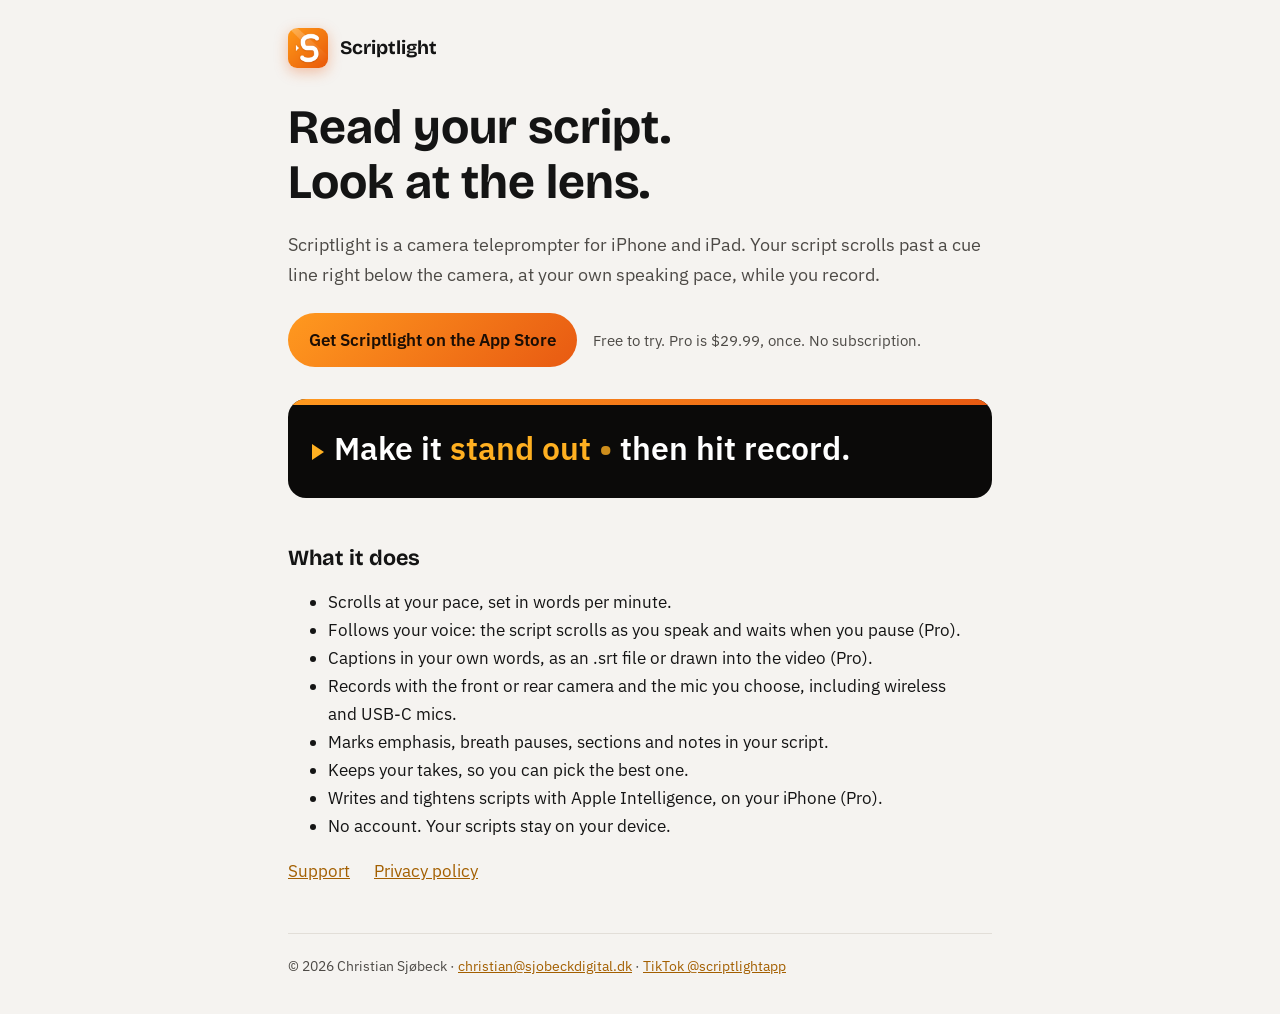
<file: index.html>
<!doctype html>
<html lang="en">
<head>
<meta charset="utf-8">
<meta name="viewport" content="width=device-width, initial-scale=1">
<title>Scriptlight</title>
<meta name="description" content="Scriptlight is a camera teleprompter for iPhone and iPad. Read your script next to the lens while you record.">
<link rel="stylesheet" href="https://fonts.googleapis.com/css2?family=Bricolage+Grotesque:opsz,wght@12..96,700&family=IBM+Plex+Sans:wght@400;600&display=swap">
<link rel="stylesheet" href="style.css">
<link rel="icon" href="icon.png">
<meta name="apple-itunes-app" content="app-id=6819196935">
</head>
<body>
<header><a href="./"><img src="icon.png" alt=""><span>Scriptlight</span></a></header>
<main>
  <h1>Read your script. Look at the lens.</h1>
  <p class="lede">Scriptlight is a camera teleprompter for iPhone and iPad. Your script scrolls past a cue line right below the camera, at your own speaking pace, while you record.</p>

  <p class="get">
    <a class="store" href="https://apps.apple.com/app/apple-store/id6819196935?pt=2129582&ct=website-launch&mt=8">Get Scriptlight on the App Store</a>
    <span class="price">Free to try. Pro is $29.99, once. No subscription.</span>
  </p>

  <div class="stage" aria-label="Example of a script in the prompter">
    <span class="cue" aria-hidden="true"></span>Make it <em>stand out</em> <span class="dot">•</span> then hit record.
  </div>

  <h2>What it does</h2>
  <ul>
    <li>Scrolls at your pace, set in words per minute.</li>
    <li>Follows your voice: the script scrolls as you speak and waits when you pause (Pro).</li>
    <li>Captions in your own words, as an .srt file or drawn into the video (Pro).</li>
    <li>Records with the front or rear camera and the mic you choose, including wireless and USB-C mics.</li>
    <li>Marks emphasis, breath pauses, sections and notes in your script.</li>
    <li>Keeps your takes, so you can pick the best one.</li>
    <li>Writes and tightens scripts with Apple Intelligence, on your iPhone (Pro).</li>
    <li>No account. Your scripts stay on your device.</li>
  </ul>

  <div class="links">
    <a href="support/">Support</a>
    <a href="privacy/">Privacy policy</a>
  </div>
</main>
<footer>© 2026 Christian Sjøbeck · <a href="mailto:christian@sjobeckdigital.dk">christian@sjobeckdigital.dk</a> · <a href="https://www.tiktok.com/@scriptlightapp">TikTok @scriptlightapp</a></footer>
</body>
</html>
</file>
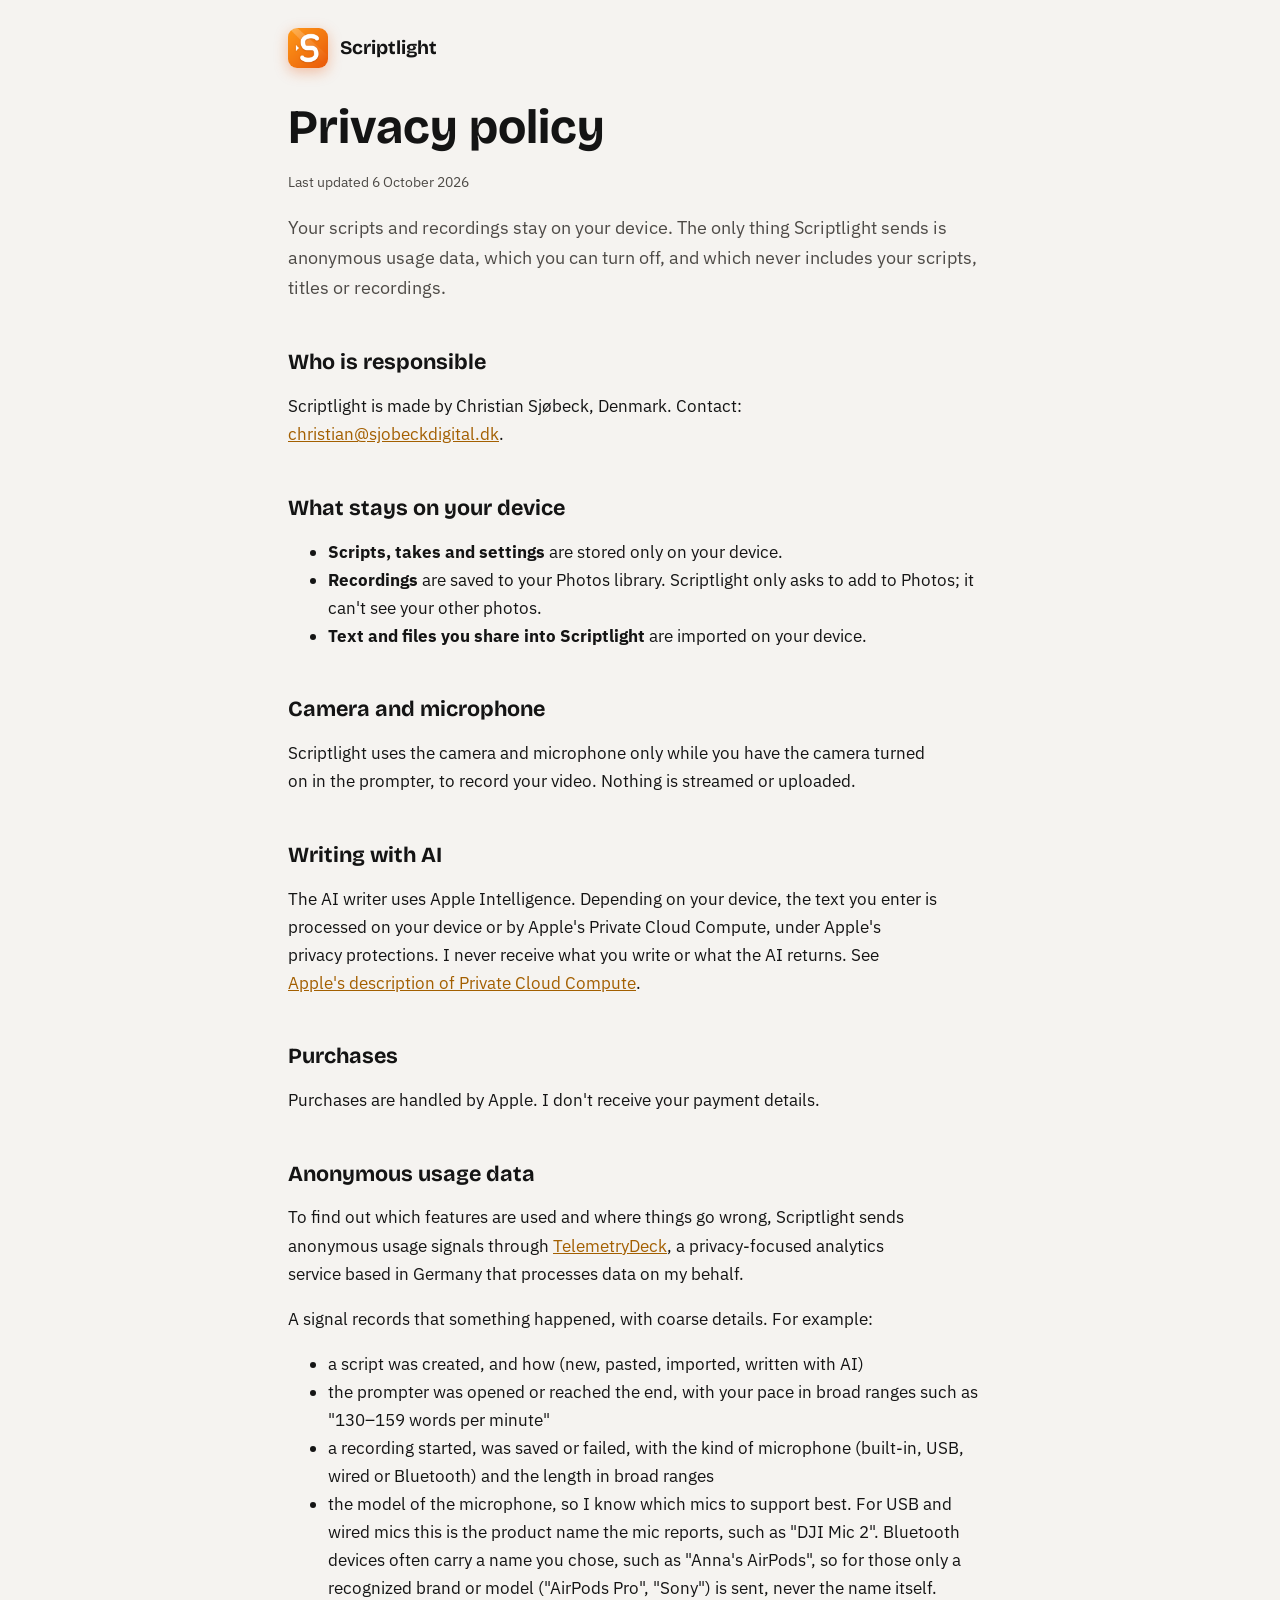
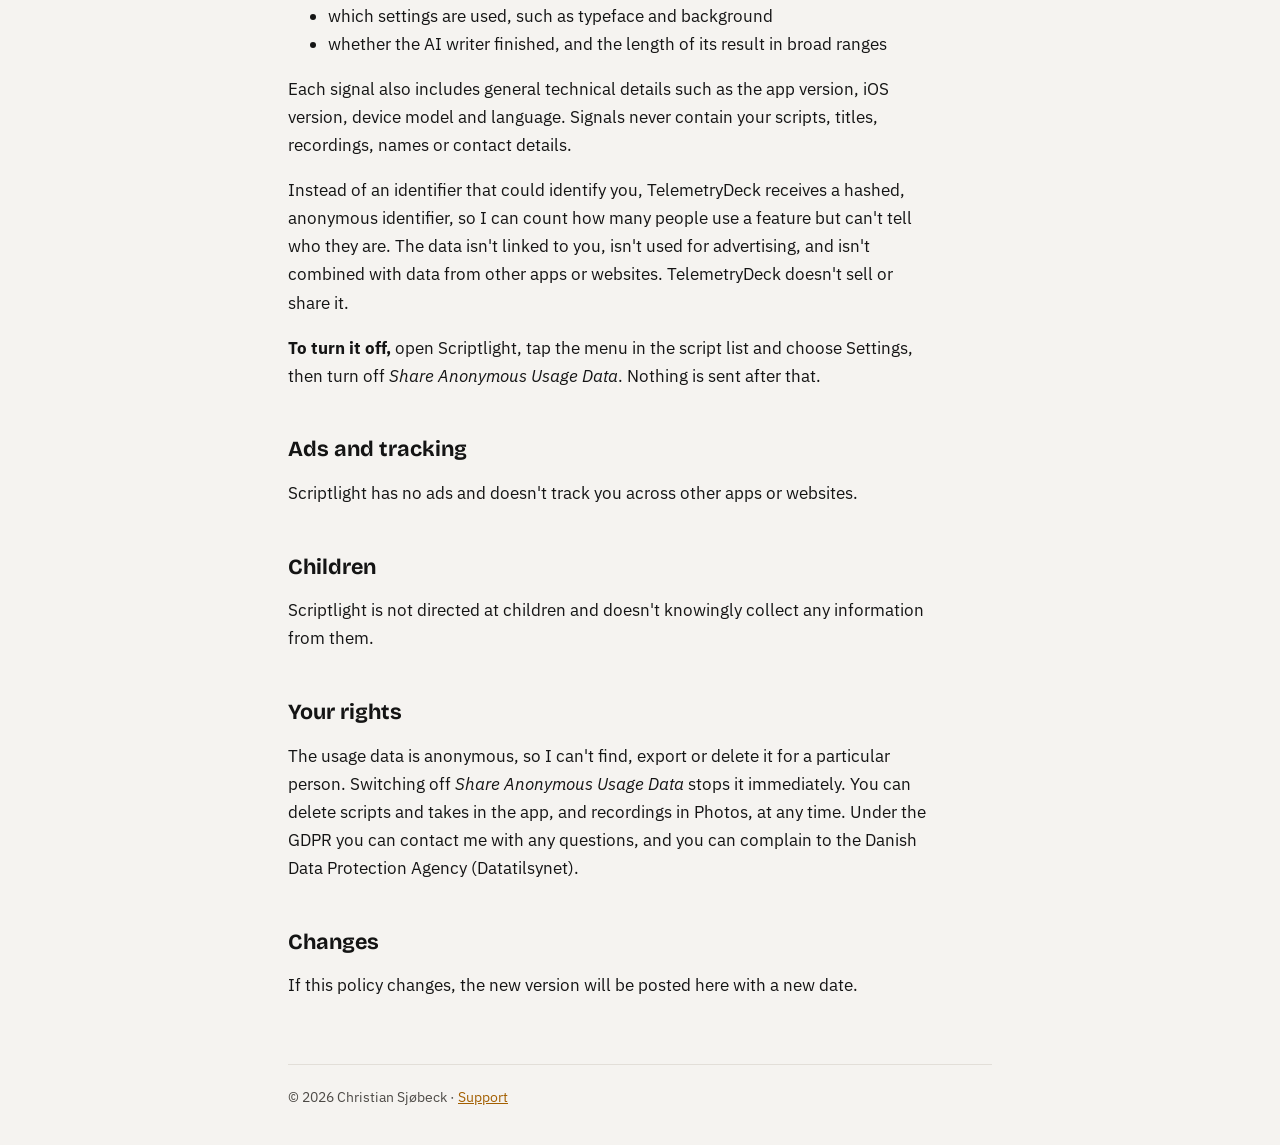
<file: privacy/index.html>
<!doctype html>
<html lang="en">
<head>
<meta charset="utf-8">
<meta name="viewport" content="width=device-width, initial-scale=1">
<title>Scriptlight Privacy Policy</title>
<meta name="description" content="How Scriptlight handles your scripts, recordings and other data.">
<link rel="stylesheet" href="https://fonts.googleapis.com/css2?family=Bricolage+Grotesque:opsz,wght@12..96,700&family=IBM+Plex+Sans:wght@400;600&display=swap">
<link rel="stylesheet" href="../style.css">
<link rel="icon" href="../icon.png">
</head>
<body>
<header><a href="../"><img src="../icon.png" alt=""><span>Scriptlight</span></a></header>
<main>
  <h1>Privacy policy</h1>
  <p class="updated">Last updated 6 October 2026</p>

  <p class="lede">Your scripts and recordings stay on your device. The only thing Scriptlight sends is anonymous usage data, which you can turn off, and which never includes your scripts, titles or recordings.</p>

  <h2>Who is responsible</h2>
  <p>Scriptlight is made by Christian Sjøbeck, Denmark. Contact: <a href="mailto:christian@sjobeckdigital.dk">christian@sjobeckdigital.dk</a>.</p>

  <h2>What stays on your device</h2>
  <ul>
    <li><strong>Scripts, takes and settings</strong> are stored only on your device.</li>
    <li><strong>Recordings</strong> are saved to your Photos library. Scriptlight only asks to add to Photos; it can't see your other photos.</li>
    <li><strong>Text and files you share into Scriptlight</strong> are imported on your device.</li>
  </ul>

  <h2>Camera and microphone</h2>
  <p>Scriptlight uses the camera and microphone only while you have the camera turned on in the prompter, to record your video. Nothing is streamed or uploaded.</p>

  <h2>Writing with AI</h2>
  <p>The AI writer uses Apple Intelligence. Depending on your device, the text you enter is processed on your device or by Apple's Private Cloud Compute, under Apple's privacy protections. I never receive what you write or what the AI returns. See <a href="https://security.apple.com/blog/private-cloud-compute/">Apple's description of Private Cloud Compute</a>.</p>

  <h2>Purchases</h2>
  <p>Purchases are handled by Apple. I don't receive your payment details.</p>

  <h2>Anonymous usage data</h2>
  <p>To find out which features are used and where things go wrong, Scriptlight sends anonymous usage signals through <a href="https://telemetrydeck.com/privacy/">TelemetryDeck</a>, a privacy-focused analytics service based in Germany that processes data on my behalf.</p>
  <p>A signal records that something happened, with coarse details. For example:</p>
  <ul>
    <li>a script was created, and how (new, pasted, imported, written with AI)</li>
    <li>the prompter was opened or reached the end, with your pace in broad ranges such as "130–159 words per minute"</li>
    <li>a recording started, was saved or failed, with the kind of microphone (built-in, USB, wired or Bluetooth) and the length in broad ranges</li>
    <li>the model of the microphone, so I know which mics to support best. For USB and wired mics this is the product name the mic reports, such as "DJI Mic 2". Bluetooth devices often carry a name you chose, such as "Anna's AirPods", so for those only a recognized brand or model ("AirPods Pro", "Sony") is sent, never the name itself.</li>
    <li>which settings are used, such as typeface and background</li>
    <li>whether the AI writer finished, and the length of its result in broad ranges</li>
  </ul>
  <p>Each signal also includes general technical details such as the app version, iOS version, device model and language. Signals never contain your scripts, titles, recordings, names or contact details.</p>
  <p>Instead of an identifier that could identify you, TelemetryDeck receives a hashed, anonymous identifier, so I can count how many people use a feature but can't tell who they are. The data isn't linked to you, isn't used for advertising, and isn't combined with data from other apps or websites. TelemetryDeck doesn't sell or share it.</p>
  <p><strong>To turn it off,</strong> open Scriptlight, tap the menu in the script list and choose Settings, then turn off <em>Share Anonymous Usage Data</em>. Nothing is sent after that.</p>

  <h2>Ads and tracking</h2>
  <p>Scriptlight has no ads and doesn't track you across other apps or websites.</p>

  <h2>Children</h2>
  <p>Scriptlight is not directed at children and doesn't knowingly collect any information from them.</p>

  <h2>Your rights</h2>
  <p>The usage data is anonymous, so I can't find, export or delete it for a particular person. Switching off <em>Share Anonymous Usage Data</em> stops it immediately. You can delete scripts and takes in the app, and recordings in Photos, at any time. Under the GDPR you can contact me with any questions, and you can complain to the Danish Data Protection Agency (Datatilsynet).</p>

  <h2>Changes</h2>
  <p>If this policy changes, the new version will be posted here with a new date.</p>
</main>
<footer>© 2026 Christian Sjøbeck · <a href="../support/">Support</a></footer>
</body>
</html>
</file>
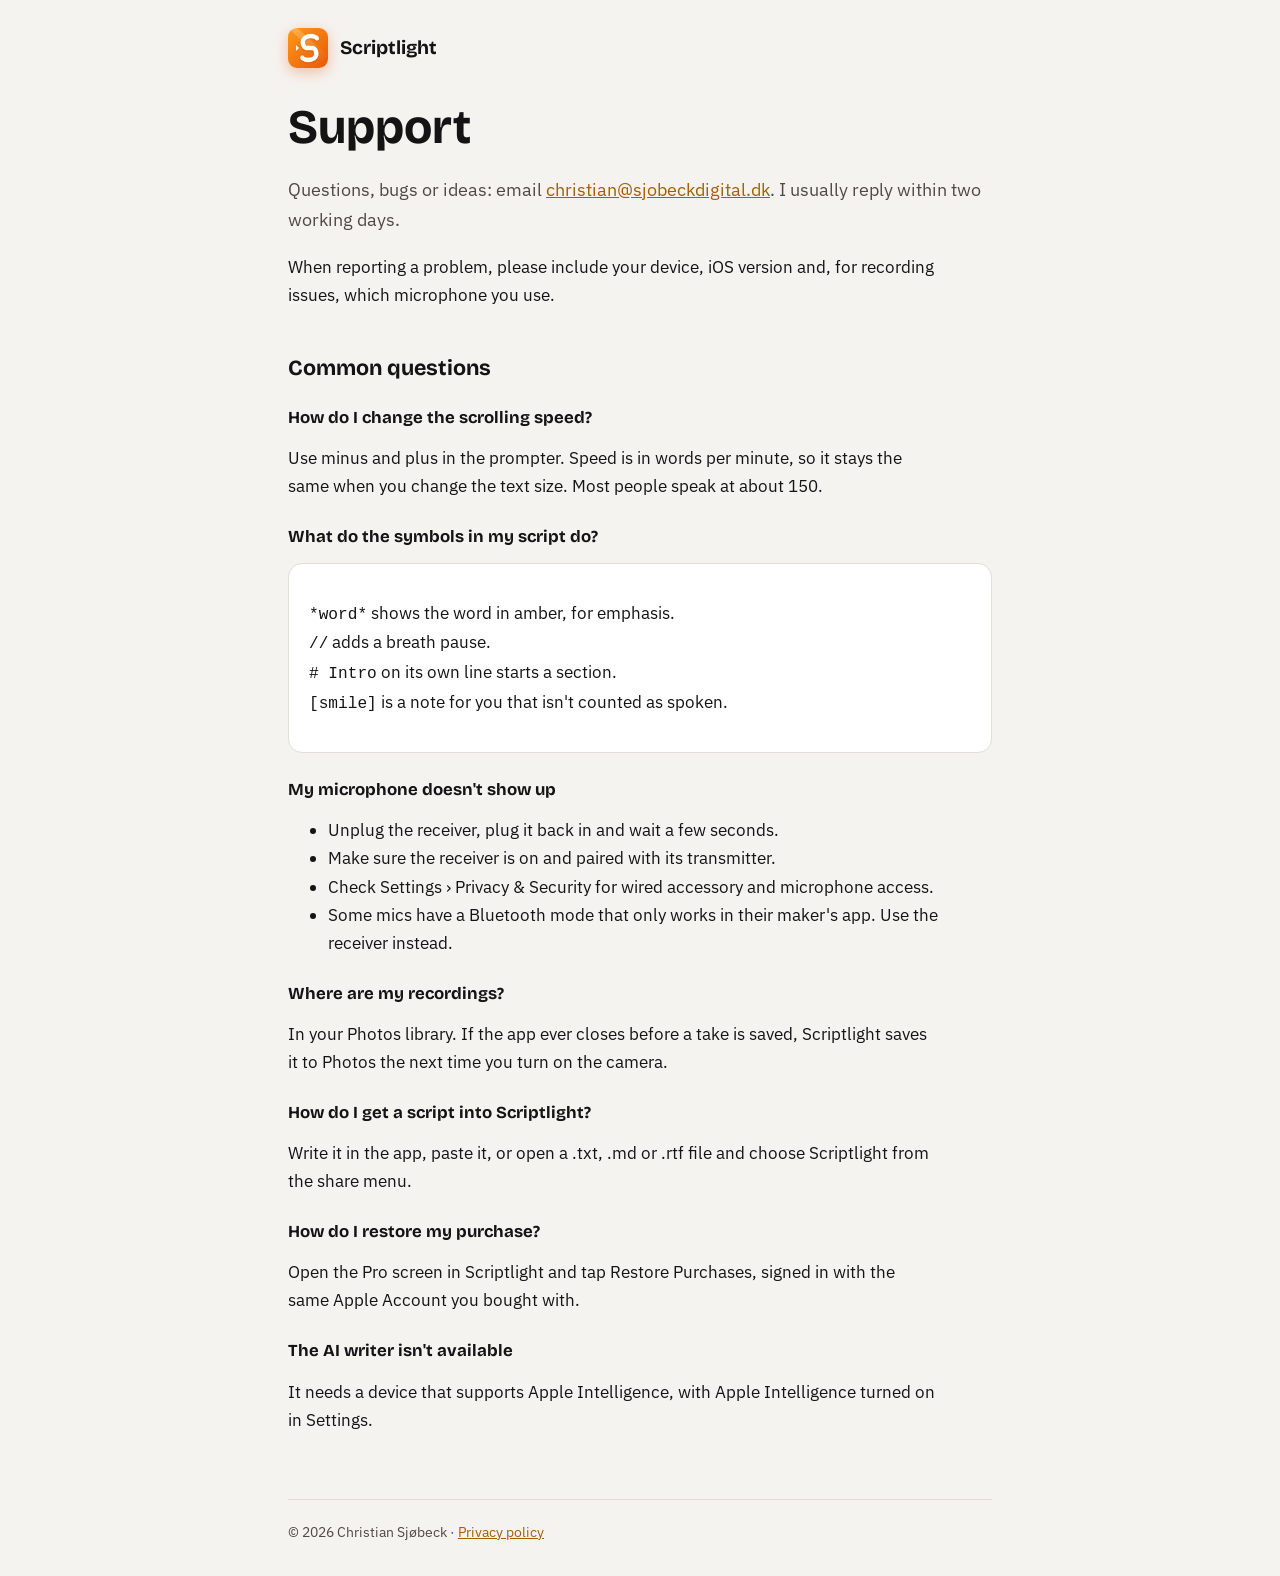
<file: support/index.html>
<!doctype html>
<html lang="en">
<head>
<meta charset="utf-8">
<meta name="viewport" content="width=device-width, initial-scale=1">
<title>Scriptlight Support</title>
<meta name="description" content="Help with Scriptlight: scrolling, markup, recording, microphones and purchases.">
<link rel="stylesheet" href="https://fonts.googleapis.com/css2?family=Bricolage+Grotesque:opsz,wght@12..96,700&family=IBM+Plex+Sans:wght@400;600&display=swap">
<link rel="stylesheet" href="../style.css">
<link rel="icon" href="../icon.png">
</head>
<body>
<header><a href="../"><img src="../icon.png" alt=""><span>Scriptlight</span></a></header>
<main>
  <h1>Support</h1>
  <p class="lede">Questions, bugs or ideas: email <a href="mailto:christian@sjobeckdigital.dk">christian@sjobeckdigital.dk</a>. I usually reply within two working days.</p>
  <p>When reporting a problem, please include your device, iOS version and, for recording issues, which microphone you use.</p>

  <h2>Common questions</h2>

  <h3>How do I change the scrolling speed?</h3>
  <p>Use minus and plus in the prompter. Speed is in words per minute, so it stays the same when you change the text size. Most people speak at about 150.</p>

  <h3>What do the symbols in my script do?</h3>
  <div class="card">
    <p><code>*word*</code> shows the word in amber, for emphasis.<br>
    <code>//</code> adds a breath pause.<br>
    <code># Intro</code> on its own line starts a section.<br>
    <code>[smile]</code> is a note for you that isn't counted as spoken.</p>
  </div>

  <h3>My microphone doesn't show up</h3>
  <ul>
    <li>Unplug the receiver, plug it back in and wait a few seconds.</li>
    <li>Make sure the receiver is on and paired with its transmitter.</li>
    <li>Check Settings › Privacy &amp; Security for wired accessory and microphone access.</li>
    <li>Some mics have a Bluetooth mode that only works in their maker's app. Use the receiver instead.</li>
  </ul>

  <h3>Where are my recordings?</h3>
  <p>In your Photos library. If the app ever closes before a take is saved, Scriptlight saves it to Photos the next time you turn on the camera.</p>

  <h3>How do I get a script into Scriptlight?</h3>
  <p>Write it in the app, paste it, or open a .txt, .md or .rtf file and choose Scriptlight from the share menu.</p>

  <h3>How do I restore my purchase?</h3>
  <p>Open the Pro screen in Scriptlight and tap Restore Purchases, signed in with the same Apple Account you bought with.</p>

  <h3>The AI writer isn't available</h3>
  <p>It needs a device that supports Apple Intelligence, with Apple Intelligence turned on in Settings.</p>
</main>
<footer>© 2026 Christian Sjøbeck · <a href="../privacy/">Privacy policy</a></footer>
</body>
</html>
</file>
<file: style.css>
/* Scriptlight site: the app's Studio look. Light and dark follow the visitor's system. */
:root {
  --bg: #f5f3f0;
  --card: #ffffff;
  --fg: #141414;
  --muted: #4d4a46;
  --line: #e2ded8;
  --cue: #a35f00;         /* deep amber: passes text contrast on light */
  --cue-fill: #ffb021;
  --brand: linear-gradient(135deg, #ff991f, #e85a12);  /* shared with the app icon */
  --stage: #0b0a09;
  --display: "Bricolage Grotesque", "Avenir Next", system-ui, sans-serif;
  --body: "IBM Plex Sans", -apple-system, "Segoe UI", sans-serif;
  color-scheme: light;
}
@media (prefers-color-scheme: dark) {
  :root {
    --bg: #0b0a09;
    --card: #171513;
    --fg: #f4efe8;
    --muted: #b3aba1;
    --line: #2a2622;
    --cue: #ffb021;
    color-scheme: dark;
  }
}
* { box-sizing: border-box; }
body {
  margin: 0;
  background: var(--bg);
  color: var(--fg);
  font: 400 1.0625rem/1.65 var(--body);
  padding-inline: 20px;
}
main, header, footer { max-width: 44rem; margin: 0 auto; }
header { padding-block: 28px 8px; display: flex; align-items: center; gap: 12px; }
header a { color: inherit; text-decoration: none; display: flex; align-items: center; gap: 12px; }
header img { width: 40px; height: 40px; border-radius: 9px; box-shadow: 0 4px 14px rgba(232, 90, 18, 0.35); }
header span { font: 700 1.2rem/1 var(--display); }
main { padding-block: 24px 48px; }
h1, h2, h3 { font-family: var(--display); line-height: 1.15; text-wrap: balance; }
h1 { font-size: clamp(2rem, 6vw, 3rem); margin: 0 0 12px; }
h2 { font-size: 1.35rem; margin: 2.2em 0 0.5em; }
h3 { font-size: 1.05rem; margin: 1.6em 0 0.3em; }
p, li { max-width: 65ch; }
a { color: var(--cue); }
a:focus-visible { outline: 2px solid var(--cue); outline-offset: 3px; border-radius: 3px; }
.lede { color: var(--muted); font-size: 1.15rem; }
.updated { color: var(--muted); font-size: 0.9rem; }
.cue { display: inline-block; width: 0; height: 0; border-top: 8px solid transparent;
       border-bottom: 8px solid transparent; border-left: 12px solid var(--cue-fill); margin-right: 10px; }
.stage {
  background: var(--stage); color: #fff; border-radius: 18px; padding: 28px 24px;
  font: 600 clamp(1.4rem, 4vw, 2rem)/1.35 var(--body); margin: 28px 0;
}
.stage em { color: var(--cue-fill); font-style: normal; }
/* Brand gradient bar along the top of the stage; keeps the rounded corners. */
.stage { position: relative; overflow: hidden; }
.stage::before { content: ""; position: absolute; inset: 0 0 auto 0; height: 6px; background: var(--brand); }
.stage .dot { color: var(--cue-fill); opacity: 0.8; }
.card { background: var(--card); border: 1px solid var(--line); border-radius: 14px; padding: 18px 20px; margin: 16px 0; }
.links { display: flex; flex-wrap: wrap; gap: 10px 24px; }
footer { border-top: 1px solid var(--line); padding-block: 20px 36px; color: var(--muted); font-size: 0.9rem; }
code { font-size: 0.95em; }

.get { display: flex; flex-wrap: wrap; align-items: center; gap: .5rem 1rem; margin: 1.5rem 0 2rem; }
.store {
  display: inline-block; padding: .8rem 1.3rem; border-radius: 999px;
  background: var(--brand); color: #1b0e05; font-weight: 600; text-decoration: none;
}
.store:focus-visible { outline: 3px solid var(--fg); outline-offset: 2px; }
.price { color: var(--muted); font-size: .95rem; }
</file>
